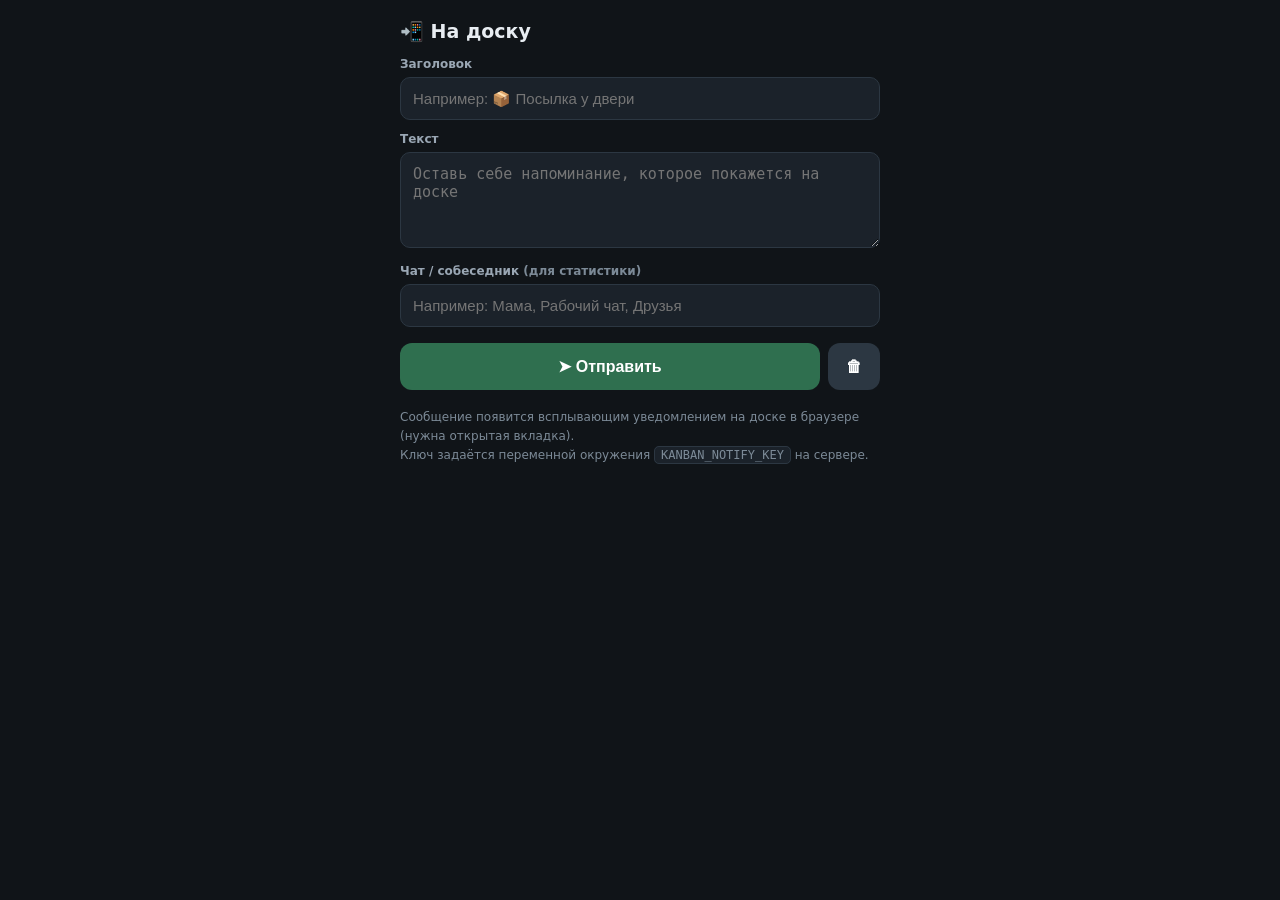
<file: public/notify.html>
<!DOCTYPE html>
<html lang="ru">
<head>
<meta charset="utf-8">
<meta name="viewport" content="width=device-width, initial-scale=1.0, maximum-scale=1.0, user-scalable=no">
<title>📲 Уведомление на доску</title>
<style>
  body { font-family: system-ui, -apple-system, sans-serif; margin: 0; background: #101418; color: #e8edf2; min-height: 100vh; }
  .wrap { max-width: 480px; margin: 0 auto; padding: 20px 16px 30px; }
  h1 { font-size: 19px; margin: 0 0 14px; font-weight: 700; display: flex; align-items: center; gap: 8px; }
  label { display: block; font-size: 12px; color: #9aa7b4; margin: 12px 0 6px; font-weight: 600; }
  input, textarea { width: 100%; box-sizing: border-box; background: #1b222a; border: 1px solid #2c3742; color: #e8edf2; border-radius: 10px; padding: 12px; font-size: 15px; }
  textarea { min-height: 96px; resize: vertical; }
  .row { display: flex; gap: 8px; margin-top: 16px; }
  button { flex: 1; background: #2f6f4f; border: 0; color: #fff; border-radius: 12px; padding: 14px; font-size: 16px; font-weight: 700; cursor: pointer; }
  button.reset { flex: 0 0 auto; background: #2c3742; padding: 14px 18px; }
  button:active { transform: scale(.97); }
  #status { margin-top: 14px; font-size: 14px; border-radius: 10px; padding: 12px; display: none; background: #1b2a22; color: #8fd6a8; }
  #status.err { background: #2a1b1b; color: #f0a8a0; }
  .hint { margin-top: 18px; font-size: 12px; color: #7c8a97; line-height: 1.6; }
  kbd { background: #1b222a; border: 1px solid #2c3742; border-radius: 5px; padding: 1px 6px; font-family: monospace; }
</style>
</head>
<body>
<div class="wrap">
  <h1>📲 На доску</h1>
  <label>Заголовок</label>
  <input id="title" type="text" placeholder="Например: 📦 Посылка у двери">
  <label>Текст</label>
  <textarea id="text" placeholder="Оставь себе напоминание, которое покажется на доске"></textarea>
  <label>Чат / собеседник <span style="color:#7c8a97">(для статистики)</span></label>
  <input id="chat" type="text" placeholder="Например: Мама, Рабочий чат, Друзья">
  <div class="row">
    <button id="send">➤ Отправить</button>
    <button class="reset" id="clear" title="Очистить">🗑</button>
  </div>
  <div id="status"></div>
  <div class="hint">
    Сообщение появится всплывающим уведомлением на доске в браузере (нужна открытая вкладка).<br>
    Ключ задаётся переменной окружения <kbd>KANBAN_NOTIFY_KEY</kbd> на сервере.
  </div>
</div>
<script>
(function () {
  var s = document.getElementById('status');
  function set(msg, err) {
    s.textContent = msg;
    s.className = err ? 'err' : '';
    s.style.display = 'block';
    setTimeout(function () { s.style.display = 'none'; }, 5000);
  }
  document.getElementById('send').addEventListener('click', async function () {
    var title = document.getElementById('title').value.trim();
    var text = document.getElementById('text').value.trim();
    var chat = document.getElementById('chat').value.trim();
    if (!title && !text) { set('Заполни хотя бы одно поле', true); return; }
    try {
      var r = await fetch('/api/notify/send', {
        method: 'POST',
        headers: { 'Content-Type': 'application/json' },
        body: JSON.stringify({ title: title, text: text, app: 'Телефон', chat: chat })
      });
      var d = await r.json();
      if (d.ok) { set('✓ Отправлено'); document.getElementById('text').value = ''; }
      else set(d.error || ('Ошибка ' + r.status), true);
    } catch (e) { set('Сеть недоступна', true); }
  });
  document.getElementById('clear').addEventListener('click', function () {
    document.getElementById('title').value = '';
    document.getElementById('text').value = '';
  });
})();
</script>
</body>
</html>
</file>
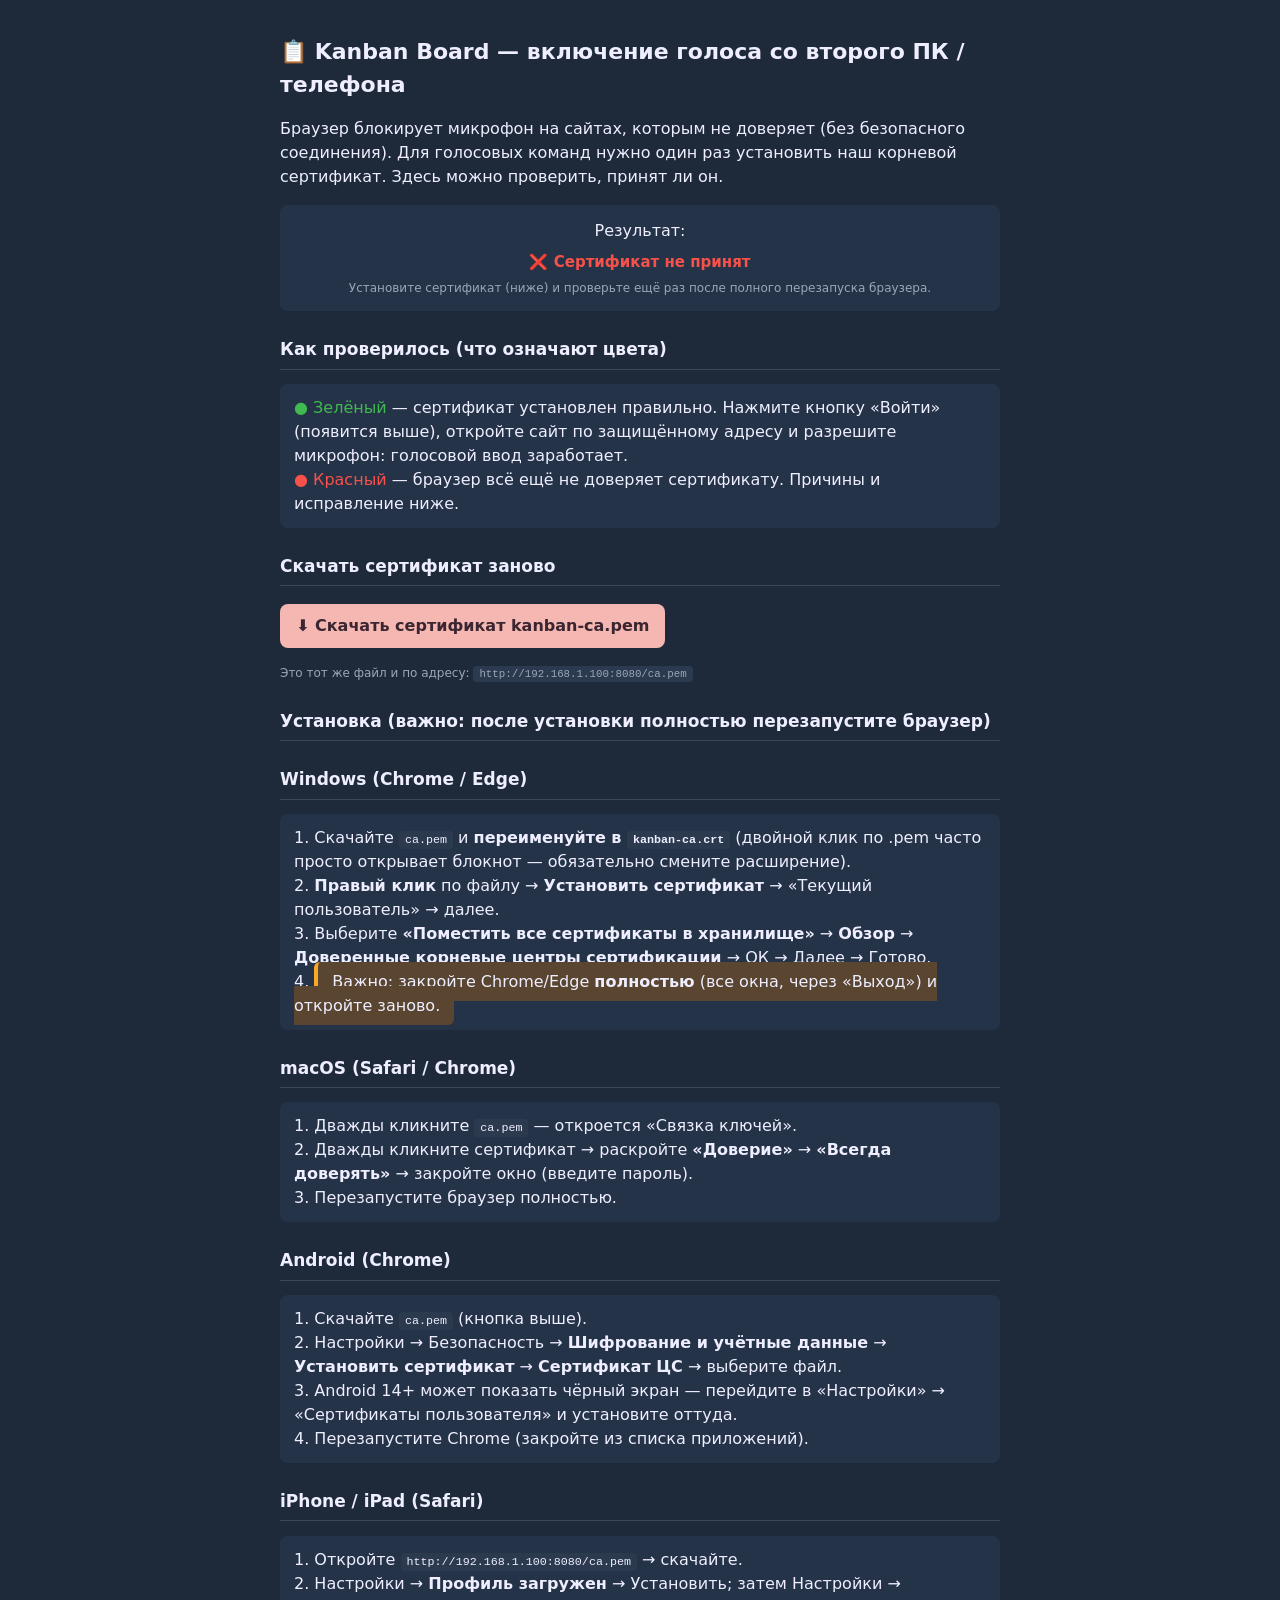
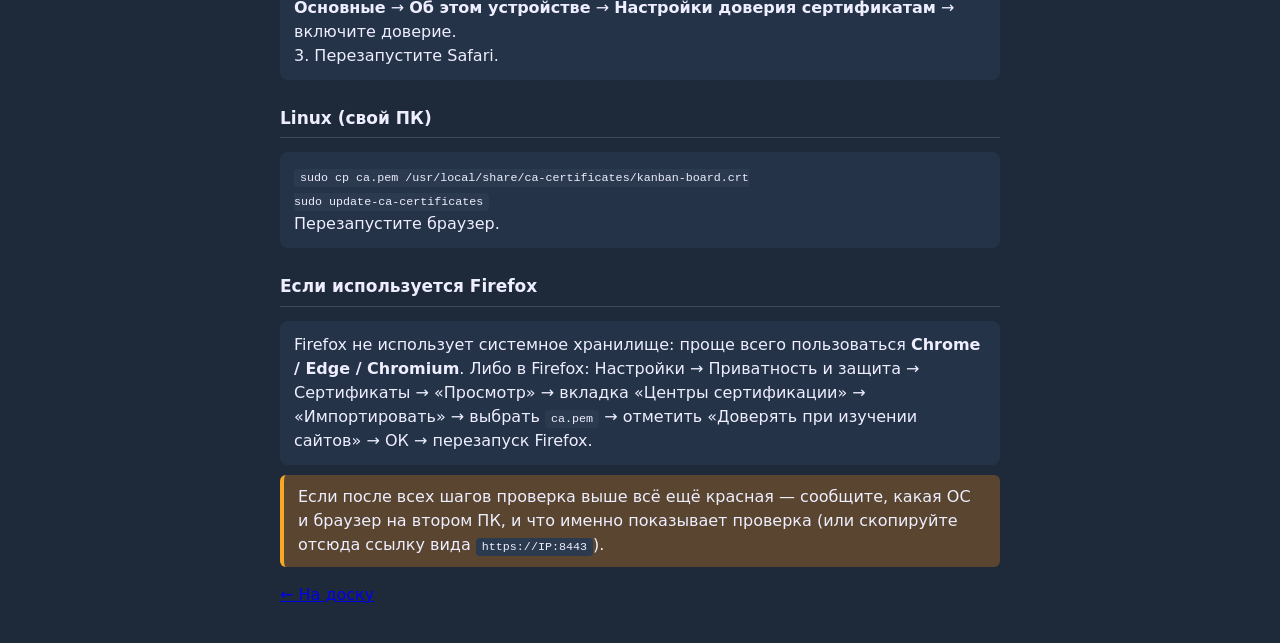
<file: public/setup.html>
<!DOCTYPE html>
<html lang="ru">
<head>
<meta charset="UTF-8">
<meta name="viewport" content="width=device-width, initial-scale=1.0">
<title>Kanban Board — настройка голоса</title>
<style>
  body{font-family:system-ui,sans-serif;background:#1e2a3a;color:#eef;margin:0;padding:20px;line-height:1.5}
  .wrap{max-width:720px;margin:0 auto}
  h1{font-size:22px} h2{font-size:17px;margin-top:26px;border-bottom:1px solid #38475a;padding-bottom:6px}
  code{background:#2b3a4e;padding:2px 6px;border-radius:4px;font-size:90%}
  .step{background:#253348;border-radius:8px;padding:12px 14px;margin:10px 0}
  a.btn{display:inline-block;background:#f5b7b1;color:#3a2530;padding:10px 16px;border-radius:8px;text-decoration:none;font-weight:600;margin:4px 0}
  .check{background:#253348;border-radius:8px;padding:14px 16px;margin:14px 0;text-align:center}
  #ck-result{font-size:15px;font-weight:600;margin-top:8px}
  .ok{color:#3fb950}.bad{color:#f85149}.pend{color:#9aa7b8}
  .warn{background:#5a4630;border-left:4px solid #f9a825;padding:10px 14px;border-radius:6px}
  .small{font-size:12px;color:#9aa7b8}
</style>
</head>
<body><div class="wrap">

<h1>📋 Kanban Board — включение голоса со второго ПК / телефона</h1>
<p>Браузер блокирует микрофон на сайтах, которым не доверяет (без безопасного соединения). Для голосовых команд
нужно один раз установить наш корневой сертификат. Здесь можно проверить, принят ли он.</p>

<div class="check">
  <div id="ck-status">Проверка соединения…</div>
  <div id="ck-result" class="pend"></div>
  <div id="ck-actions"></div>
</div>

<h2>Как проверилось (что означают цвета)</h2>
<div class="step">
<span class="ok">● Зелёный</span> — сертификат установлен правильно. Нажмите кнопку «Войти» (появится выше),
откройте сайт по защищённому адресу и разрешите микрофон: голосовой ввод заработает.<br>
<span class="bad">● Красный</span> — браузер всё ещё не доверяет сертификату. Причины и исправление ниже.
</div>

<h2>Скачать сертификат заново</h2>
<a class="btn" href="/ca.pem">⬇️ Скачать сертификат kanban-ca.pem</a>
<p class="small">Это тот же файл и по адресу: <code>http://192.168.1.100:8080/ca.pem</code></p>

<h2>Установка (важно: после установки полностью перезапустите браузер)</h2>

<h2>Windows (Chrome / Edge)</h2>
<div class="step">
1. Скачайте <code>ca.pem</code> и <b>переименуйте в <code>kanban-ca.crt</code></b> (двойной клик по .pem часто просто открывает блокнот — обязательно смените расширение).<br>
2. <b>Правый клик</b> по файлу → <b>Установить сертификат</b> → «Текущий пользователь» → далее.<br>
3. Выберите <b>«Поместить все сертификаты в хранилище»</b> → <b>Обзор</b> → <b>Доверенные корневые центры сертификации</b> → ОК → Далее → Готово.<br>
4. <span class="warn">Важно: закройте Chrome/Edge <b>полностью</b> (все окна, через «Выход») и откройте заново.</span>
</div>

<h2>macOS (Safari / Chrome)</h2>
<div class="step">1. Дважды кликните <code>ca.pem</code> — откроется «Связка ключей».<br>
2. Дважды кликните сертификат → раскройте <b>«Доверие»</b> → <b>«Всегда доверять»</b> → закройте окно (введите пароль).<br>
3. Перезапустите браузер полностью.</div>

<h2>Android (Chrome)</h2>
<div class="step">1. Скачайте <code>ca.pem</code> (кнопка выше).<br>
2. Настройки → Безопасность → <b>Шифрование и учётные данные</b> → <b>Установить сертификат</b> → <b>Сертификат ЦС</b> → выберите файл.<br>
3. Android 14+ может показать чёрный экран — перейдите в «Настройки» → «Сертификаты пользователя» и установите оттуда.<br>
4. Перезапустите Chrome (закройте из списка приложений).</div>

<h2>iPhone / iPad (Safari)</h2>
<div class="step">1. Откройте <code>http://192.168.1.100:8080/ca.pem</code> → скачайте.<br>
2. Настройки → <b>Профиль загружен</b> → Установить; затем Настройки → <b>Основные</b> → <b>Об этом устройстве</b> → <b>Настройки доверия сертификатам</b> → включите доверие.<br>
3. Перезапустите Safari.</div>

<h2>Linux (свой ПК)</h2>
<div class="step"><code>sudo cp ca.pem /usr/local/share/ca-certificates/kanban-board.crt<br>
sudo update-ca-certificates</code><br>Перезапустите браузер.</div>

<h2>Если используется Firefox</h2>
<div class="step">Firefox не использует системное хранилище: проще всего пользоваться <b>Chrome / Edge / Chromium</b>.
Либо в Firefox: Настройки → Приватность и защита → Сертификаты → «Просмотр» → вкладка «Центры сертификации» →
«Импортировать» → выбрать <code>ca.pem</code> → отметить «Доверять при изучении сайтов» → ОК → перезапуск Firefox.</div>

<div class="warn">Если после всех шагов проверка выше всё ещё красная — сообщите, какая ОС и браузер на втором ПК,
и что именно показывает проверка (или скопируйте отсюда ссылку вида <code>https://IP:8443</code>).</div>

<p><a href="/">← На доску</a></p>

<script>
(function () {
  var host = location.hostname;
  var probe = 'https://' + host + ':8443/api/ping';
  var status = document.getElementById('ck-status');
  var result = document.getElementById('ck-result');
  var actions = document.getElementById('ck-actions');
  var done = false;
  function show(ok) {
    if (done) return; done = true;
    if (ok) {
      status.textContent = 'Результат:';
      result.textContent = '✅ Сертификат принят — всё готово к голосу';
      result.className = 'ok';
      actions.innerHTML = '<a class="btn" href="' + probe.replace('/api/ping', '/') + '">➡️ Войти на защищённый адрес</a>';
    } else {
      status.textContent = 'Результат:';
      result.textContent = '❌ Сертификат не принят';
      result.className = 'bad';
      actions.innerHTML = '<div class="small" style="margin-top:6px">Установите сертификат (ниже) и проверьте ещё раз после полного перезапуска браузера.</div>';
    }
  }
  setTimeout(function(){ show(false); }, 5000);
  fetch(probe, { mode: 'no-cors', cache: 'no-store' })
    .then(function(){ show(true); })
    .catch(function(){ show(false); });
})();
</script>
</div></body></html>
</file>
